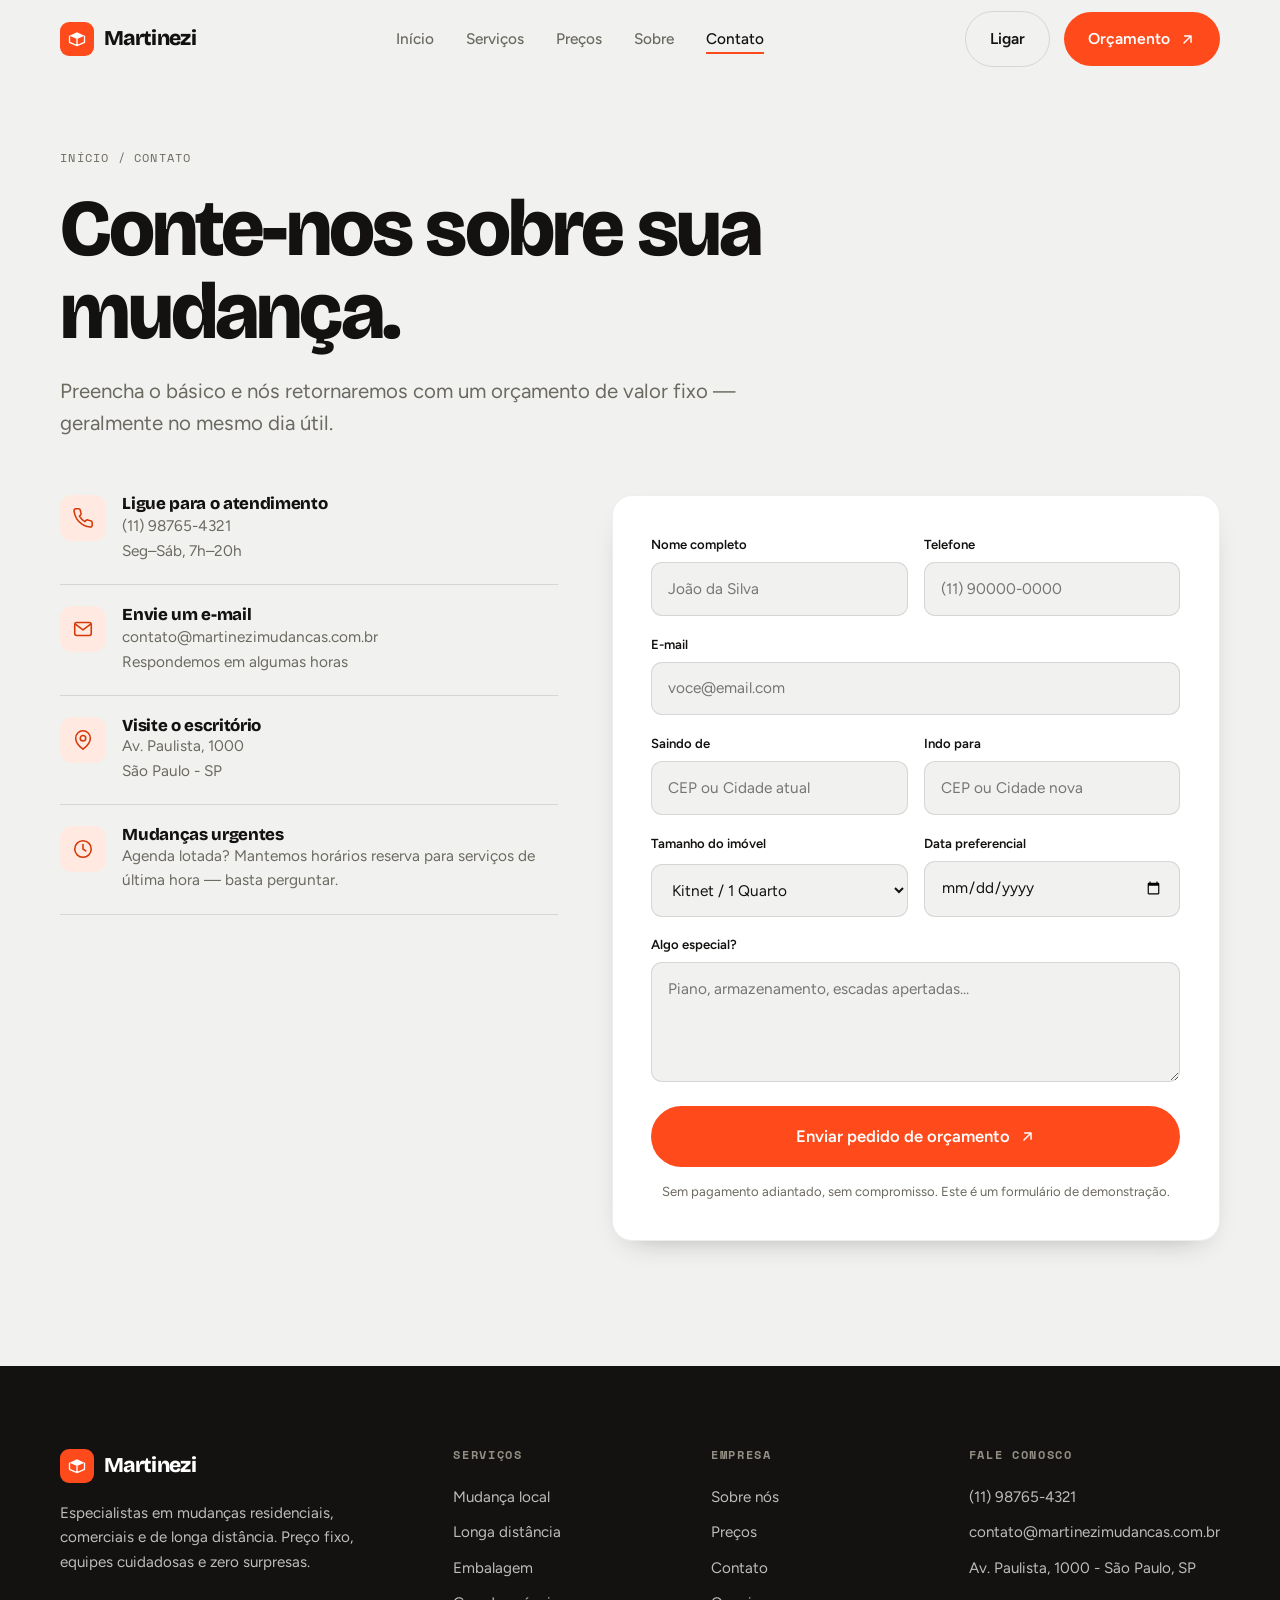
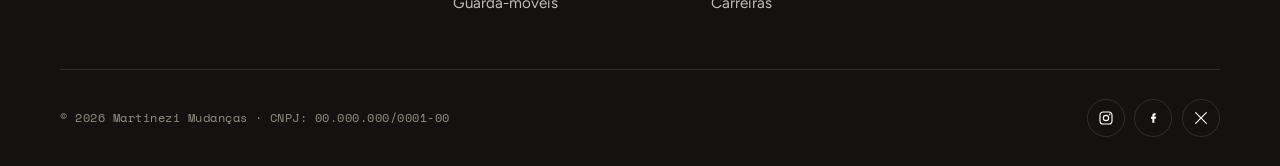
<file: contact.html>
<!DOCTYPE html>
<html lang="pt-BR">
<head>
  <meta charset="UTF-8" />
  <meta name="viewport" content="width=device-width, initial-scale=1.0" />
  <title>Solicite um Orçamento — Martinezi Mudanças</title>
  <meta name="description" content="Peça seu orçamento gratuito de mudança. Diga para onde você vai e nós enviaremos o preço e datas livres." />
  <link rel="icon" href="data:image/svg+xml,%3Csvg xmlns='http://www.w3.org/2000/svg' viewBox='0 0 100 100'%3E%3Crect width='100' height='100' rx='22' fill='%23ff4a1c'/%3E%3Cpath d='M22 40h38v34H22z' fill='none' stroke='%23fff' stroke-width='6'/%3E%3Cpath d='M60 48h12l8 10v16H60z' fill='none' stroke='%23fff' stroke-width='6' stroke-linejoin='round'/%3E%3Ccircle cx='36' cy='78' r='7' fill='%23fff'/%3E%3Ccircle cx='68' cy='78' r='7' fill='%23fff'/%3E%3C/svg%3E" />
  <link rel="preconnect" href="https://fonts.googleapis.com" />
  <link rel="preconnect" href="https://fonts.gstatic.com" crossorigin />
  <link href="https://fonts.googleapis.com/css2?family=Bricolage+Grotesque:opsz,wght@12..96,600;12..96,700;12..96,800&family=Figtree:wght@400;500;600;700&family=Space+Mono:wght@400;700&display=swap" rel="stylesheet" />
  <link rel="stylesheet" href="assets/css/styles.css?v=1" />
  
  <style>
    /* Ajuste de cabeçalho para versão mobile */
    @media (max-width: 768px) {
      .header-inner {
        padding: 10px 15px;
        display: flex;
        align-items: center;
        justify-content: space-between;
      }
      .brand {
        font-size: 1.25rem;
        max-width: 70%;
        white-space: nowrap;
        overflow: hidden;
        text-overflow: ellipsis;
      }
      .header-cta .btn {
        display: none !important;
      }
      .header-cta {
        gap: 0;
      }
    }
  </style>

</head>
<body>
  <a class="skip-link" href="#main">Pular para o conteúdo</a>
  
  <header class="site-header">
    <div class="wrap header-inner">
      <a class="brand" href="index.html" aria-label="Martinezi home">
        <span class="mark" aria-hidden="true"><svg viewBox="0 0 24 24" fill="none"><path d="M3 8l9-4 9 4-9 4-9-4z" fill="currentColor"/><path d="M3 8v8l9 4V12M21 8v8l-9 4" stroke="currentColor" stroke-width="1.6" stroke-linejoin="round"/></svg></span>
        Martinezi
      </a>
      <nav aria-label="Main navigation">
        <ul class="nav-links">
          <li><a href="index.html">Início</a></li>
          <li><a href="services.html">Serviços</a></li>
          <li><a href="pricing.html">Preços</a></li>
          <li><a href="about.html">Sobre</a></li>
          <li><a href="contact.html" aria-current="page">Contato</a></li>
        </ul>
      </nav>
      <div class="header-cta">
        <a class="btn btn-ghost" href="tel:+5511987654321">Ligar</a>
        <a class="btn btn-primary" href="contact.html" aria-current="page">Orçamento
          <svg viewBox="0 0 24 24" fill="none"><path d="M7 17L17 7M17 7H8M17 7v9" stroke="currentColor" stroke-width="2" stroke-linecap="round" stroke-linejoin="round"/></svg>
        </a>
        <button class="nav-toggle" aria-label="Menu" aria-expanded="false"><span></span><span></span><span></span></button>
      </div>
    </div>
  </header>


  <main id="main">
    <section class="page-hero">
      <div class="wrap">
        <div class="crumb">Início / Contato</div>
        <h1>Conte-nos sobre sua mudança.</h1>
        <p>Preencha o básico e nós retornaremos com um orçamento de valor fixo — geralmente no mesmo dia útil.</p>
      </div>
    </section>

    <section class="section" style="padding-top:0">
      <div class="wrap contact-grid">
        <div class="contact-info" data-reveal>
          <div class="info-item">
            <span class="ii-ico" aria-hidden="true"><svg viewBox="0 0 24 24" fill="none"><path d="M22 16.9v3a2 2 0 01-2.2 2 19.8 19.8 0 01-8.6-3 19.5 19.5 0 01-6-6 19.8 19.8 0 01-3-8.6A2 2 0 014.1 2h3a2 2 0 012 1.7c.1 1 .4 2 .7 2.9a2 2 0 01-.4 2.1L8.1 9.9a16 16 0 006 6l1.2-1.3a2 2 0 012.1-.4c.9.3 1.9.6 2.9.7a2 2 0 011.7 2z" stroke="currentColor" stroke-width="1.7" stroke-linecap="round" stroke-linejoin="round"/></svg></span>
            <div><h4>Ligue para o atendimento</h4><a href="tel:+5511987654321">(11) 98765-4321</a><p>Seg–Sáb, 7h–20h</p></div>
          </div>
          <div class="info-item">
            <span class="ii-ico" aria-hidden="true"><svg viewBox="0 0 24 24" fill="none"><rect x="3" y="5" width="18" height="14" rx="2" stroke="currentColor" stroke-width="1.7"/><path d="M4 7l8 6 8-6" stroke="currentColor" stroke-width="1.7" stroke-linecap="round" stroke-linejoin="round"/></svg></span>
            <div><h4>Envie um e-mail</h4><a href="mailto:contato@martinezimudancas.com.br">contato@martinezimudancas.com.br</a><p>Respondemos em algumas horas</p></div>
          </div>
          <div class="info-item">
            <span class="ii-ico" aria-hidden="true"><svg viewBox="0 0 24 24" fill="none"><path d="M20 10c0 6-8 12-8 12s-8-6-8-12a8 8 0 0116 0z" stroke="currentColor" stroke-width="1.7"/><circle cx="12" cy="10" r="3" stroke="currentColor" stroke-width="1.7"/></svg></span>
            <div><h4>Visite o escritório</h4><p>Av. Paulista, 1000<br />São Paulo - SP</p></div>
          </div>
          <div class="info-item">
            <span class="ii-ico" aria-hidden="true"><svg viewBox="0 0 24 24" fill="none"><circle cx="12" cy="12" r="9" stroke="currentColor" stroke-width="1.7"/><path d="M12 7v5l3 2" stroke="currentColor" stroke-width="1.7" stroke-linecap="round" stroke-linejoin="round"/></svg></span>
            <div><h4>Mudanças urgentes</h4><p>Agenda lotada? Mantemos horários reserva para serviços de última hora — basta perguntar.</p></div>
          </div>
        </div>

        <form class="form-card" id="quote-form" data-reveal onsubmit="return false">
          <div class="field-row">
            <div class="field"><label for="name">Nome completo</label><input id="name" name="name" type="text" placeholder="João da Silva" required /></div>
            <div class="field"><label for="phone">Telefone</label><input id="phone" name="phone" type="tel" placeholder="(11) 90000-0000" required /></div>
          </div>
          <div class="field"><label for="email">E-mail</label><input id="email" name="email" type="email" placeholder="voce@email.com" required /></div>
          <div class="field-row">
            <div class="field"><label for="from">Saindo de</label><input id="from" name="from" type="text" placeholder="CEP ou Cidade atual" /></div>
            <div class="field"><label for="to">Indo para</label><input id="to" name="to" type="text" placeholder="CEP ou Cidade nova" /></div>
          </div>
          <div class="field-row">
            <div class="field">
              <label for="size">Tamanho do imóvel</label>
              <select id="size" name="size">
                <option>Kitnet / 1 Quarto</option>
                <option>2 Quartos</option>
                <option>3 Quartos</option>
                <option>4 Quartos ou mais</option>
                <option>Escritório / Comercial</option>
              </select>
            </div>
            <div class="field"><label for="date">Data preferencial</label><input id="date" name="date" type="date" /></div>
          </div>
          <div class="field"><label for="details">Algo especial?</label><textarea id="details" name="details" placeholder="Piano, armazenamento, escadas apertadas..."></textarea></div>
          <button class="btn btn-primary btn-lg" type="submit">Enviar pedido de orçamento
            <svg viewBox="0 0 24 24" fill="none"><path d="M7 17L17 7M17 7H8M17 7v9" stroke="currentColor" stroke-width="2" stroke-linecap="round" stroke-linejoin="round"/></svg>
          </button>
          <p class="form-note">Sem pagamento adiantado, sem compromisso. Este é um formulário de demonstração.</p>
        </form>
      </div>
    </section>
  </main>
  
  <footer class="site-footer">
    <div class="wrap">
      <div class="footer-top">
        <div class="footer-brand">
          <a class="brand" href="index.html"><span class="mark" aria-hidden="true"><svg viewBox="0 0 24 24" fill="none"><path d="M3 8l9-4 9 4-9 4-9-4z" fill="currentColor"/><path d="M3 8v8l9 4V12M21 8v8l-9 4" stroke="currentColor" stroke-width="1.6" stroke-linejoin="round"/></svg></span>Martinezi</a>
          <p>Especialistas em mudanças residenciais, comerciais e de longa distância. Preço fixo, equipes cuidadosas e zero surpresas.</p>
        </div>
        <div class="footer-col"><h4>Serviços</h4><a href="services.html">Mudança local</a><a href="services.html">Longa distância</a><a href="services.html">Embalagem</a><a href="services.html">Guarda-móveis</a></div>
        <div class="footer-col"><h4>Empresa</h4><a href="about.html">Sobre nós</a><a href="pricing.html">Preços</a><a href="contact.html">Contato</a><a href="contact.html">Carreiras</a></div>
        <div class="footer-col"><h4>Fale conosco</h4><a href="tel:+5511987654321">(11) 98765-4321</a><a href="mailto:contato@martinezimudancas.com.br">contato@martinezimudancas.com.br</a><a href="#">Av. Paulista, 1000 - São Paulo, SP</a></div>
      </div>
      <div class="footer-bottom">
        <span>© <span data-year>2026</span> Martinezi Mudanças · CNPJ: 00.000.000/0001-00</span>
        <div class="footer-social">
          <a href="#" aria-label="Instagram"><svg viewBox="0 0 24 24" fill="none"><rect x="3" y="3" width="18" height="18" rx="5" stroke="currentColor" stroke-width="1.7"/><circle cx="12" cy="12" r="4" stroke="currentColor" stroke-width="1.7"/><circle cx="17.5" cy="6.5" r="1.2" fill="currentColor"/></svg></a>
          <a href="#" aria-label="Facebook"><svg viewBox="0 0 24 24" fill="none"><path d="M14 8h2V5h-2c-2 0-3 1.3-3 3v2H9v3h2v6h3v-6h2l1-3h-3V8.5c0-.3.2-.5.5-.5H14z" fill="currentColor"/></svg></a>
          <a href="#" aria-label="X"><svg viewBox="0 0 24 24" fill="none"><path d="M4 4l16 16M20 4L4 20" stroke="currentColor" stroke-width="1.7" stroke-linecap="round"/></svg></a>
        </div>
      </div>
    </div>
  </footer>

  <script src="assets/js/main.js"></script>
</body>
</html>
</file>
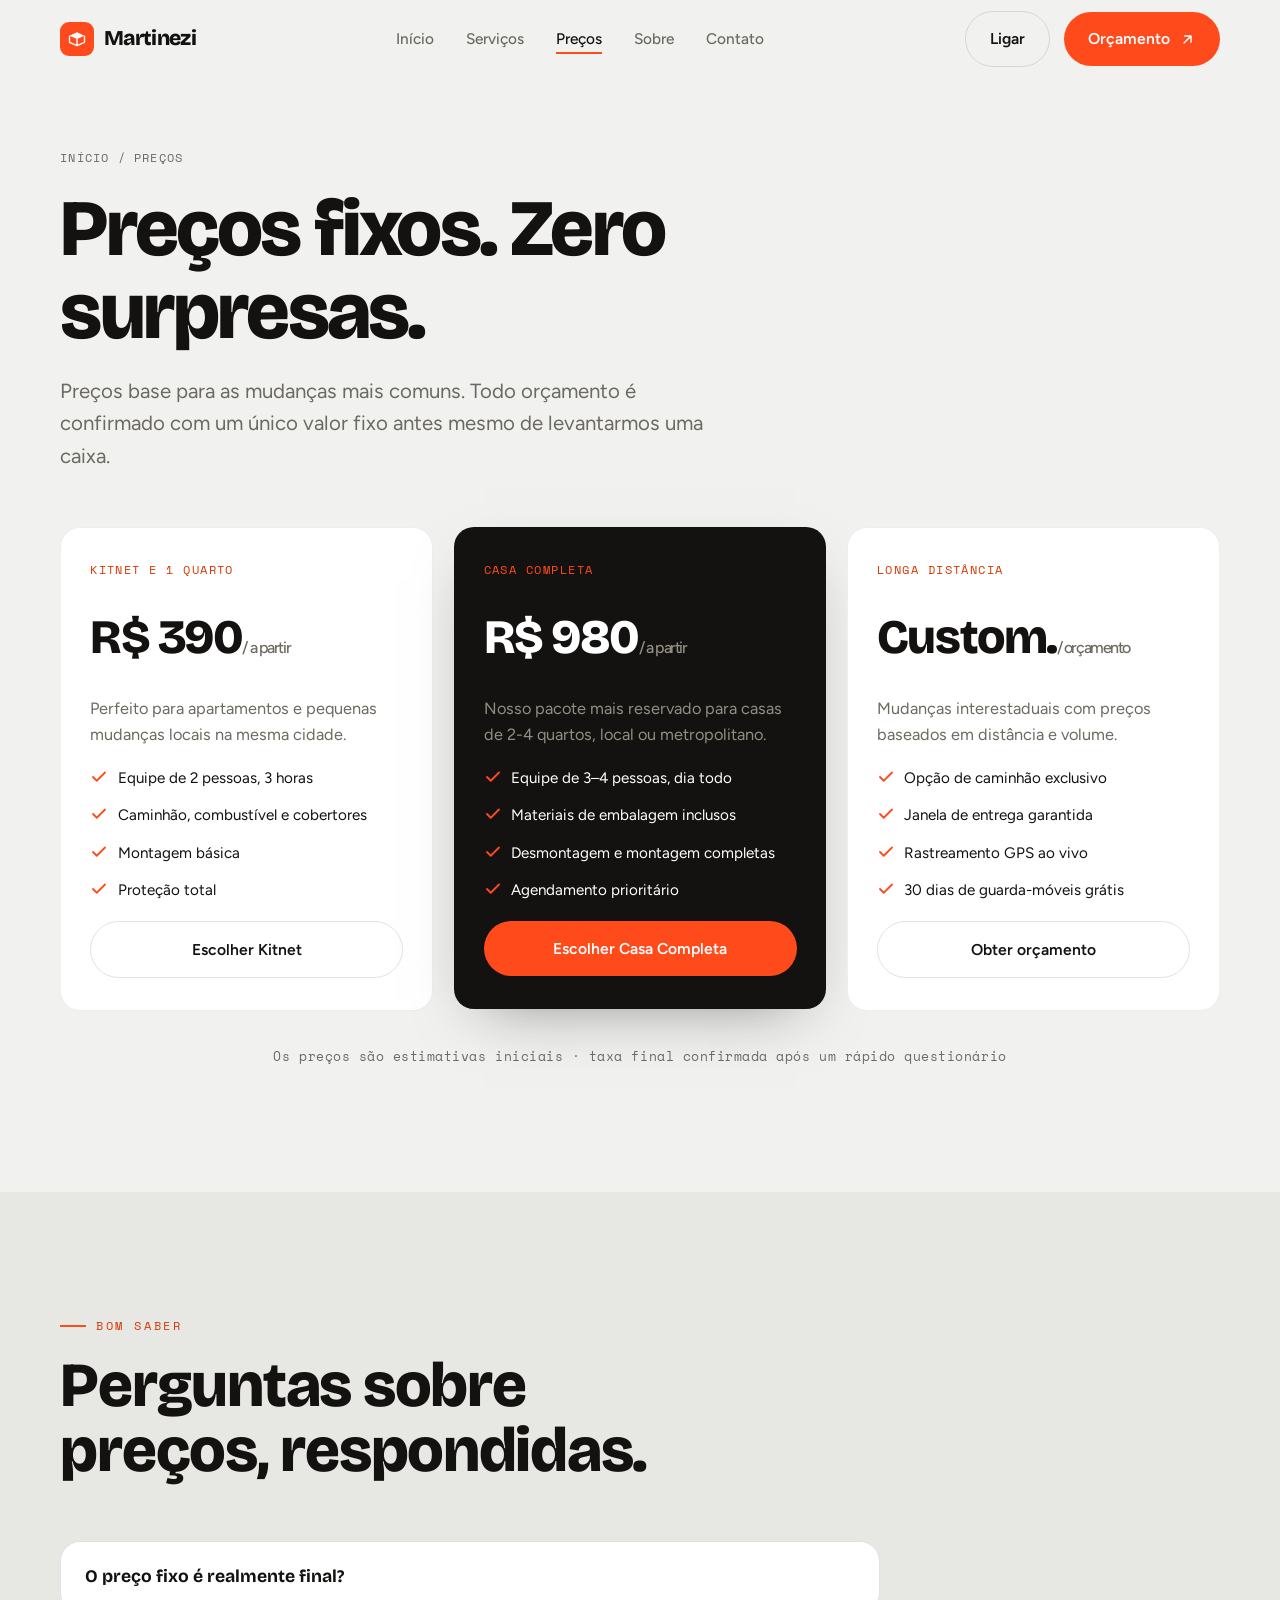
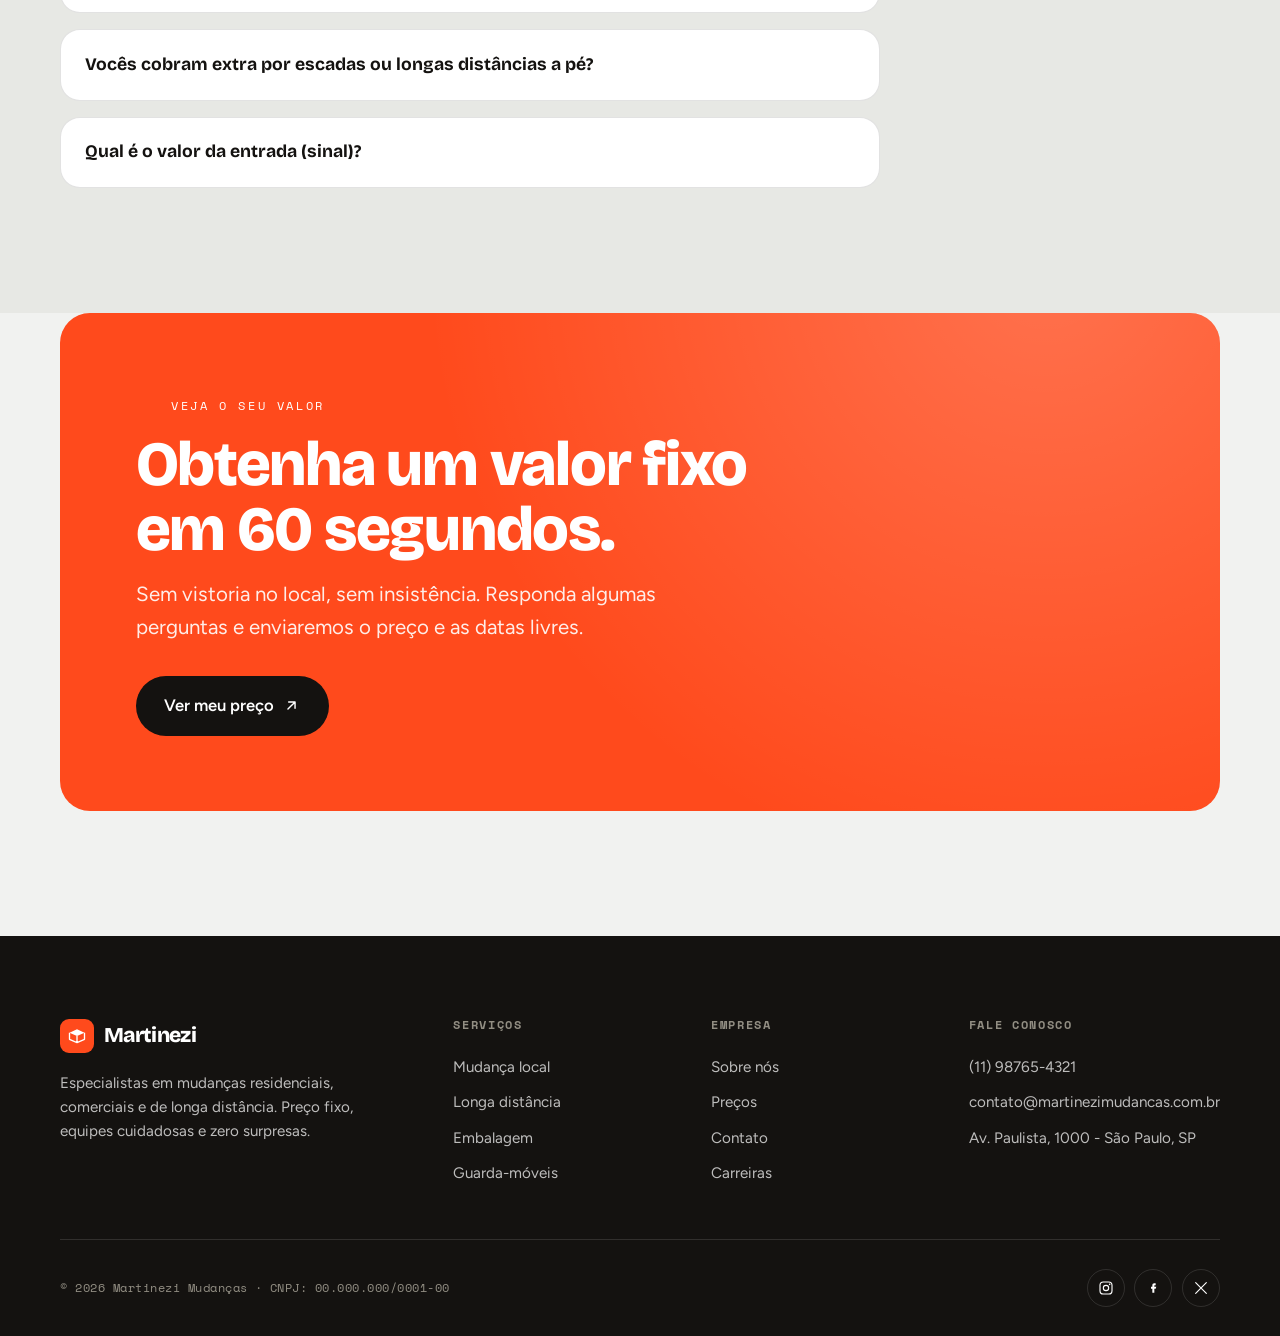
<file: pricing.html>
<!DOCTYPE html>
<html lang="pt-BR">
<head>
  <meta charset="UTF-8" />
  <meta name="viewport" content="width=device-width, initial-scale=1.0" />
  <title>Preços — Martinezi Mudanças</title>
  <meta name="description" content="Preços fixos e simples para sua mudança. Pacotes para kitnet, casa familiar e longas distâncias, sem taxas ocultas." />
  <link rel="icon" href="data:image/svg+xml,%3Csvg xmlns='http://www.w3.org/2000/svg' viewBox='0 0 100 100'%3E%3Crect width='100' height='100' rx='22' fill='%23ff4a1c'/%3E%3Cpath d='M22 40h38v34H22z' fill='none' stroke='%23fff' stroke-width='6'/%3E%3Cpath d='M60 48h12l8 10v16H60z' fill='none' stroke='%23fff' stroke-width='6' stroke-linejoin='round'/%3E%3Ccircle cx='36' cy='78' r='7' fill='%23fff'/%3E%3Ccircle cx='68' cy='78' r='7' fill='%23fff'/%3E%3C/svg%3E" />
  <link rel="preconnect" href="https://fonts.googleapis.com" />
  <link rel="preconnect" href="https://fonts.gstatic.com" crossorigin />
  <link href="https://fonts.googleapis.com/css2?family=Bricolage+Grotesque:opsz,wght@12..96,600;12..96,700;12..96,800&family=Figtree:wght@400;500;600;700&family=Space+Mono:wght@400;700&display=swap" rel="stylesheet" />
  <link rel="stylesheet" href="assets/css/styles.css?v=1" />
  
  <style>
    /* Ajuste de cabeçalho para versão mobile */
    @media (max-width: 768px) {
      .header-inner {
        padding: 10px 15px;
        display: flex;
        align-items: center;
        justify-content: space-between;
      }
      .brand {
        font-size: 1.25rem;
        max-width: 70%;
        white-space: nowrap;
        overflow: hidden;
        text-overflow: ellipsis;
      }
      .header-cta .btn {
        display: none !important;
      }
      .header-cta {
        gap: 0;
      }
    }
  </style>

</head>
<body>
  <a class="skip-link" href="#main">Pular para o conteúdo</a>
  
  <header class="site-header">
    <div class="wrap header-inner">
      <a class="brand" href="index.html" aria-label="Martinezi home">
        <span class="mark" aria-hidden="true"><svg viewBox="0 0 24 24" fill="none"><path d="M3 8l9-4 9 4-9 4-9-4z" fill="currentColor"/><path d="M3 8v8l9 4V12M21 8v8l-9 4" stroke="currentColor" stroke-width="1.6" stroke-linejoin="round"/></svg></span>
        Martinezi
      </a>
      <nav aria-label="Main navigation">
        <ul class="nav-links">
          <li><a href="index.html">Início</a></li>
          <li><a href="services.html">Serviços</a></li>
          <li><a href="pricing.html" aria-current="page">Preços</a></li>
          <li><a href="about.html">Sobre</a></li>
          <li><a href="contact.html">Contato</a></li>
        </ul>
      </nav>
      <div class="header-cta">
        <a class="btn btn-ghost" href="tel:+5511987654321">Ligar</a>
        <a class="btn btn-primary" href="contact.html">Orçamento
          <svg viewBox="0 0 24 24" fill="none"><path d="M7 17L17 7M17 7H8M17 7v9" stroke="currentColor" stroke-width="2" stroke-linecap="round" stroke-linejoin="round"/></svg>
        </a>
        <button class="nav-toggle" aria-label="Menu" aria-expanded="false"><span></span><span></span><span></span></button>
      </div>
    </div>
  </header>


  <main id="main">
    <section class="page-hero">
      <div class="wrap">
        <div class="crumb">Início / Preços</div>
        <h1>Preços fixos. Zero surpresas.</h1>
        <p>Preços base para as mudanças mais comuns. Todo orçamento é confirmado com um único valor fixo antes mesmo de levantarmos uma caixa.</p>
      </div>
    </section>

    <section class="section" style="padding-top:0">
      <div class="wrap">
        <div class="price-grid">
          <article class="price" data-reveal>
            <span class="tier">Kitnet e 1 Quarto</span>
            <div class="amt">R$ 390<span>/ a partir</span></div>
            <p style="color:var(--muted)">Perfeito para apartamentos e pequenas mudanças locais na mesma cidade.</p>
            <ul>
              <li><svg viewBox="0 0 24 24" fill="none"><path d="M20 6L9 17l-5-5" stroke="currentColor" stroke-width="2.4" stroke-linecap="round" stroke-linejoin="round"/></svg>Equipe de 2 pessoas, 3 horas</li>
              <li><svg viewBox="0 0 24 24" fill="none"><path d="M20 6L9 17l-5-5" stroke="currentColor" stroke-width="2.4" stroke-linecap="round" stroke-linejoin="round"/></svg>Caminhão, combustível e cobertores</li>
              <li><svg viewBox="0 0 24 24" fill="none"><path d="M20 6L9 17l-5-5" stroke="currentColor" stroke-width="2.4" stroke-linecap="round" stroke-linejoin="round"/></svg>Montagem básica</li>
              <li><svg viewBox="0 0 24 24" fill="none"><path d="M20 6L9 17l-5-5" stroke="currentColor" stroke-width="2.4" stroke-linecap="round" stroke-linejoin="round"/></svg>Proteção total</li>
            </ul>
            <a class="btn btn-ghost" href="contact.html">Escolher Kitnet</a>
          </article>

          <article class="price featured" data-reveal>
            <span class="tier">Casa Completa</span>
            <div class="amt">R$ 980<span>/ a partir</span></div>
            <p style="color:var(--muted-2)">Nosso pacote mais reservado para casas de 2-4 quartos, local ou metropolitano.</p>
            <ul>
              <li><svg viewBox="0 0 24 24" fill="none"><path d="M20 6L9 17l-5-5" stroke="currentColor" stroke-width="2.4" stroke-linecap="round" stroke-linejoin="round"/></svg>Equipe de 3–4 pessoas, dia todo</li>
              <li><svg viewBox="0 0 24 24" fill="none"><path d="M20 6L9 17l-5-5" stroke="currentColor" stroke-width="2.4" stroke-linecap="round" stroke-linejoin="round"/></svg>Materiais de embalagem inclusos</li>
              <li><svg viewBox="0 0 24 24" fill="none"><path d="M20 6L9 17l-5-5" stroke="currentColor" stroke-width="2.4" stroke-linecap="round" stroke-linejoin="round"/></svg>Desmontagem e montagem completas</li>
              <li><svg viewBox="0 0 24 24" fill="none"><path d="M20 6L9 17l-5-5" stroke="currentColor" stroke-width="2.4" stroke-linecap="round" stroke-linejoin="round"/></svg>Agendamento prioritário</li>
            </ul>
            <a class="btn btn-primary" href="contact.html">Escolher Casa Completa</a>
          </article>

          <article class="price" data-reveal>
            <span class="tier">Longa Distância</span>
            <div class="amt">Custom.<span>/ orçamento</span></div>
            <p style="color:var(--muted)">Mudanças interestaduais com preços baseados em distância e volume.</p>
            <ul>
              <li><svg viewBox="0 0 24 24" fill="none"><path d="M20 6L9 17l-5-5" stroke="currentColor" stroke-width="2.4" stroke-linecap="round" stroke-linejoin="round"/></svg>Opção de caminhão exclusivo</li>
              <li><svg viewBox="0 0 24 24" fill="none"><path d="M20 6L9 17l-5-5" stroke="currentColor" stroke-width="2.4" stroke-linecap="round" stroke-linejoin="round"/></svg>Janela de entrega garantida</li>
              <li><svg viewBox="0 0 24 24" fill="none"><path d="M20 6L9 17l-5-5" stroke="currentColor" stroke-width="2.4" stroke-linecap="round" stroke-linejoin="round"/></svg>Rastreamento GPS ao vivo</li>
              <li><svg viewBox="0 0 24 24" fill="none"><path d="M20 6L9 17l-5-5" stroke="currentColor" stroke-width="2.4" stroke-linecap="round" stroke-linejoin="round"/></svg>30 dias de guarda-móveis grátis</li>
            </ul>
            <a class="btn btn-ghost" href="contact.html">Obter orçamento</a>
          </article>
        </div>

        <p style="text-align:center;color:var(--muted);font-family:var(--font-mono);font-size:0.82rem;letter-spacing:0.04em;margin-top:2.2rem">Os preços são estimativas iniciais · taxa final confirmada após um rápido questionário</p>
      </div>
    </section>

    <!-- FAQ -->
    <section class="section route" aria-labelledby="faq-h">
      <div class="wrap">
        <div class="section-head" data-reveal>
          <span class="eyebrow">Bom saber</span>
          <h2 id="faq-h">Perguntas sobre preços, respondidas.</h2>
        </div>
        <div style="display:grid;gap:1rem;max-width:820px">
          <details class="value" data-reveal style="padding:1.3rem 1.5rem">
            <summary style="font-family:var(--font-display);font-weight:700;font-size:1.1rem;cursor:pointer;list-style:none">O preço fixo é realmente final?</summary>
            <p style="color:var(--muted);margin-top:0.7rem">Sim. Assim que você confirmar seu inventário e endereços, o preço é bloqueado. A única forma de mudar é se você adicionar itens ou serviços após a reserva.</p>
          </details>
          <details class="value" data-reveal style="padding:1.3rem 1.5rem">
            <summary style="font-family:var(--font-display);font-weight:700;font-size:1.1rem;cursor:pointer;list-style:none">Vocês cobram extra por escadas ou longas distâncias a pé?</summary>
            <p style="color:var(--muted);margin-top:0.7rem">Não. Escadas, elevadores e caminhadas mais longas do caminhão estão incluídas no orçamento fixo inicial.</p>
          </details>
          <details class="value" data-reveal style="padding:1.3rem 1.5rem">
            <summary style="font-family:var(--font-display);font-weight:700;font-size:1.1rem;cursor:pointer;list-style:none">Qual é o valor da entrada (sinal)?</summary>
            <p style="color:var(--muted);margin-top:0.7rem">Zero de entrada para reservar. Você paga quando a mudança estiver concluída e conferir todos os cômodos.</p>
          </details>
        </div>
      </div>
    </section>

    <section class="section" style="padding-top:0">
      <div class="wrap">
        <div class="cta-band" data-reveal>
          <span class="eyebrow on-dark" style="color:#fff">Veja o seu valor</span>
          <h2 style="margin-top:1rem">Obtenha um valor fixo em 60 segundos.</h2>
          <p>Sem vistoria no local, sem insistência. Responda algumas perguntas e enviaremos o preço e as datas livres.</p>
          <a class="btn btn-dark btn-lg" href="contact.html">Ver meu preço
            <svg viewBox="0 0 24 24" fill="none"><path d="M7 17L17 7M17 7H8M17 7v9" stroke="currentColor" stroke-width="2" stroke-linecap="round" stroke-linejoin="round"/></svg>
          </a>
        </div>
      </div>
    </section>
  </main>
  
  <footer class="site-footer">
    <div class="wrap">
      <div class="footer-top">
        <div class="footer-brand">
          <a class="brand" href="index.html"><span class="mark" aria-hidden="true"><svg viewBox="0 0 24 24" fill="none"><path d="M3 8l9-4 9 4-9 4-9-4z" fill="currentColor"/><path d="M3 8v8l9 4V12M21 8v8l-9 4" stroke="currentColor" stroke-width="1.6" stroke-linejoin="round"/></svg></span>Martinezi</a>
          <p>Especialistas em mudanças residenciais, comerciais e de longa distância. Preço fixo, equipes cuidadosas e zero surpresas.</p>
        </div>
        <div class="footer-col"><h4>Serviços</h4><a href="services.html">Mudança local</a><a href="services.html">Longa distância</a><a href="services.html">Embalagem</a><a href="services.html">Guarda-móveis</a></div>
        <div class="footer-col"><h4>Empresa</h4><a href="about.html">Sobre nós</a><a href="pricing.html">Preços</a><a href="contact.html">Contato</a><a href="contact.html">Carreiras</a></div>
        <div class="footer-col"><h4>Fale conosco</h4><a href="tel:+5511987654321">(11) 98765-4321</a><a href="mailto:contato@martinezimudancas.com.br">contato@martinezimudancas.com.br</a><a href="#">Av. Paulista, 1000 - São Paulo, SP</a></div>
      </div>
      <div class="footer-bottom">
        <span>© <span data-year>2026</span> Martinezi Mudanças · CNPJ: 00.000.000/0001-00</span>
        <div class="footer-social">
          <a href="#" aria-label="Instagram"><svg viewBox="0 0 24 24" fill="none"><rect x="3" y="3" width="18" height="18" rx="5" stroke="currentColor" stroke-width="1.7"/><circle cx="12" cy="12" r="4" stroke="currentColor" stroke-width="1.7"/><circle cx="17.5" cy="6.5" r="1.2" fill="currentColor"/></svg></a>
          <a href="#" aria-label="Facebook"><svg viewBox="0 0 24 24" fill="none"><path d="M14 8h2V5h-2c-2 0-3 1.3-3 3v2H9v3h2v6h3v-6h2l1-3h-3V8.5c0-.3.2-.5.5-.5H14z" fill="currentColor"/></svg></a>
          <a href="#" aria-label="X"><svg viewBox="0 0 24 24" fill="none"><path d="M4 4l16 16M20 4L4 20" stroke="currentColor" stroke-width="1.7" stroke-linecap="round"/></svg></a>
        </div>
      </div>
    </div>
  </footer>

  <script src="assets/js/main.js"></script>
</body>
</html>
</file>
<file: assets/css/styles.css>
/* ============================================================
   CRATEWELL — Moving & Relocation Company
   Design system: signal-orange industrial / motion-driven
   Fonts: Bricolage Grotesque (display) · Figtree (body) · Space Mono (labels)
   ============================================================ */

:root {
  /* palette — neutral ink + signal orange */
  --ink: #141210;
  --ink-2: #23201b;
  --ink-3: #322d26;
  --paper: #f1f2f0;
  --paper-2: #e7e8e4;
  --card: #ffffff;
  --line: rgba(20, 18, 16, 0.12);
  --line-2: rgba(20, 18, 16, 0.07);
  --line-dark: rgba(255, 255, 255, 0.12);
  --muted: #6c6960;
  --muted-2: #928e83;
  --accent: #ff4a1c;
  --accent-ink: #d63807;
  --accent-soft: #ffe9e1;

  /* type */
  --font-display: "Bricolage Grotesque", "Figtree", sans-serif;
  --font-body: "Figtree", -apple-system, BlinkMacSystemFont, sans-serif;
  --font-mono: "Space Mono", ui-monospace, monospace;

  --text-hero: clamp(2.7rem, 1.3rem + 4.6vw, 5.6rem);
  --text-h2: clamp(2.1rem, 1.2rem + 3.4vw, 4.1rem);
  --text-h3: clamp(1.4rem, 1.05rem + 1.3vw, 2rem);
  --text-lead: clamp(1.06rem, 0.98rem + 0.4vw, 1.28rem);

  /* rhythm */
  --container: 1240px;
  --gutter: clamp(1.15rem, 0.6rem + 2.4vw, 2.75rem);
  --space-section: clamp(4.5rem, 3rem + 6vw, 9rem);
  --radius: 20px;
  --radius-sm: 12px;
  --radius-lg: 30px;

  --dur: 320ms;
  --dur-fast: 160ms;
  --ease: cubic-bezier(0.16, 1, 0.3, 1);
  --shadow: 0 22px 60px -30px rgba(20, 18, 16, 0.5);
  --shadow-sm: 0 12px 30px -20px rgba(20, 18, 16, 0.45);
}

/* ---------- reset ---------- */
*,
*::before,
*::after { box-sizing: border-box; }

* { margin: 0; }

html { scroll-behavior: smooth; -webkit-text-size-adjust: 100%; }

body {
  font-family: var(--font-body);
  background: var(--paper);
  color: var(--ink);
  line-height: 1.6;
  font-size: 1.02rem;
  -webkit-font-smoothing: antialiased;
  text-rendering: optimizeLegibility;
  overflow-x: hidden;
}

img { display: block; max-width: 100%; height: auto; }
a { color: inherit; text-decoration: none; }
button { font: inherit; cursor: pointer; border: none; background: none; color: inherit; }
ul { list-style: none; padding: 0; }

h1, h2, h3, h4 {
  font-family: var(--font-display);
  font-weight: 800;
  line-height: 1.04;
  letter-spacing: -0.02em;
}

::selection { background: var(--accent); color: #fff; }

.skip-link {
  position: absolute;
  left: -999px;
  top: 0;
  background: var(--ink);
  color: #fff;
  padding: 0.7rem 1.1rem;
  border-radius: 0 0 10px 0;
  z-index: 200;
}
.skip-link:focus { left: 0; }

:focus-visible { outline: 3px solid var(--accent); outline-offset: 3px; border-radius: 4px; }

/* ---------- layout helpers ---------- */
.wrap {
  width: 100%;
  max-width: var(--container);
  margin-inline: auto;
  padding-inline: var(--gutter);
}

.eyebrow {
  font-family: var(--font-mono);
  font-size: 0.74rem;
  letter-spacing: 0.22em;
  text-transform: uppercase;
  color: var(--accent-ink);
  display: inline-flex;
  align-items: center;
  gap: 0.6rem;
}
.eyebrow::before {
  content: "";
  width: 26px;
  height: 2px;
  background: var(--accent);
}
.eyebrow.on-dark { color: var(--accent); }

.section { padding-block: var(--space-section); }

.section-head {
  display: grid;
  gap: 1.1rem;
  max-width: 640px;
  margin-bottom: clamp(2.2rem, 1rem + 4vw, 3.6rem);
}
.section-head h2 { font-size: var(--text-h2); }
.section-head p { color: var(--muted); font-size: var(--text-lead); }

/* ---------- buttons ---------- */
.btn {
  display: inline-flex;
  align-items: center;
  gap: 0.55rem;
  font-family: var(--font-body);
  font-weight: 600;
  font-size: 0.98rem;
  padding: 0.92rem 1.5rem;
  border-radius: 100px;
  transition: transform var(--dur-fast) var(--ease),
    background var(--dur-fast) var(--ease), color var(--dur-fast) var(--ease);
  white-space: nowrap;
}
.btn svg { width: 17px; height: 17px; transition: transform var(--dur) var(--ease); }
.btn-primary { background: var(--accent); color: #fff; }
.btn-primary:hover { background: var(--accent-ink); transform: translateY(-2px); }
.btn-primary:hover svg { transform: translate(3px, -3px); }
.btn-dark { background: var(--ink); color: #fff; }
.btn-dark:hover { background: var(--ink-2); transform: translateY(-2px); }
.btn-ghost { border: 1.5px solid var(--line); color: var(--ink); }
.btn-ghost:hover { border-color: var(--ink); transform: translateY(-2px); }
.btn-ghost.on-dark { border-color: var(--line-dark); color: #fff; }
.btn-ghost.on-dark:hover { border-color: #fff; }
.btn-lg { padding: 1.05rem 1.8rem; font-size: 1.04rem; }

/* ---------- header ---------- */
.site-header {
  position: sticky;
  top: 0;
  z-index: 100;
  background: color-mix(in srgb, var(--paper) 82%, transparent);
  backdrop-filter: blur(14px);
  border-bottom: 1px solid transparent;
  transition: border-color var(--dur) var(--ease), background var(--dur) var(--ease);
}
.site-header.scrolled { border-color: var(--line); }
.header-inner {
  display: flex;
  align-items: center;
  justify-content: space-between;
  gap: 1.5rem;
  height: 78px;
}
.brand {
  display: inline-flex;
  align-items: center;
  gap: 0.6rem;
  font-family: var(--font-display);
  font-weight: 800;
  font-size: 1.32rem;
  letter-spacing: -0.03em;
}
.brand .mark {
  width: 34px;
  height: 34px;
  border-radius: 9px;
  background: var(--accent);
  display: grid;
  place-items: center;
  color: #fff;
  flex: 0 0 auto;
}
.brand .mark svg { width: 20px; height: 20px; }

.nav-links {
  display: flex;
  align-items: center;
  gap: 2rem;
  font-weight: 500;
  font-size: 0.96rem;
}
.nav-links a { color: var(--muted); transition: color var(--dur-fast); position: relative; }
.nav-links a:hover, .nav-links a[aria-current="page"] { color: var(--ink); }
.nav-links a[aria-current="page"]::after {
  content: "";
  position: absolute;
  left: 0; right: 0; bottom: -6px;
  height: 2px;
  background: var(--accent);
}
.header-cta { display: flex; align-items: center; gap: 0.9rem; }

.nav-toggle { display: none; width: 44px; height: 44px; border-radius: 10px; border: 1px solid var(--line); }
.nav-toggle span { display: block; width: 18px; height: 2px; background: var(--ink); margin: 3px auto; transition: transform var(--dur), opacity var(--dur); }

/* ---------- hero ---------- */
.hero { padding-top: clamp(2.5rem, 1rem + 5vw, 5rem); padding-bottom: 0; position: relative; }
.hero-grid {
  display: grid;
  grid-template-columns: 1.05fr 0.95fr;
  gap: clamp(1.5rem, 1rem + 2vw, 3rem);
  align-items: end;
}
.hero-copy { display: flex; flex-direction: column; }
.hero h1 {
  font-size: var(--text-hero);
  letter-spacing: -0.035em;
  margin-top: 1.4rem;
}
.hero h1 .stroke { color: var(--accent); }
.hero-lead {
  color: var(--muted);
  font-size: var(--text-lead);
  max-width: 30ch;
  margin-top: 1.5rem;
}
.hero-actions { display: flex; flex-wrap: wrap; gap: 0.8rem; margin-top: 2rem; }
.hero-stats {
  display: flex;
  gap: clamp(1.2rem, 0.5rem + 2vw, 2.6rem);
  margin-top: 2.6rem;
  padding-top: 1.6rem;
  border-top: 1px solid var(--line);
  flex-wrap: wrap;
}
.hero-stat .num { font-family: var(--font-display); font-weight: 800; font-size: 1.9rem; letter-spacing: -0.03em; }
.hero-stat .lbl { font-family: var(--font-mono); font-size: 0.7rem; letter-spacing: 0.12em; text-transform: uppercase; color: var(--muted); margin-top: 0.15rem; }

.hero-visual { position: relative; }
.hero-photo {
  position: relative;
  width: 100%;
  border-radius: var(--radius-lg) var(--radius-lg) 0 0;
  overflow: hidden;
  aspect-ratio: 5 / 6;
  background: var(--paper-2);
}
.hero-photo img { width: 100%; height: 100%; object-fit: cover; }
.hero-badge {
  position: absolute;
  left: 18px;
  top: 18px;
  background: color-mix(in srgb, var(--ink) 85%, transparent);
  backdrop-filter: blur(8px);
  color: #fff;
  border-radius: 100px;
  padding: 0.5rem 0.95rem 0.5rem 0.7rem;
  display: inline-flex;
  align-items: center;
  gap: 0.5rem;
  font-family: var(--font-mono);
  font-size: 0.72rem;
  letter-spacing: 0.06em;
}
.hero-badge .dot { width: 8px; height: 8px; border-radius: 50%; background: #46d67f; box-shadow: 0 0 0 0 rgba(70, 214, 127, 0.6); animation: pulse 2s infinite; }
@keyframes pulse {
  0% { box-shadow: 0 0 0 0 rgba(70, 214, 127, 0.55); }
  70% { box-shadow: 0 0 0 9px rgba(70, 214, 127, 0); }
  100% { box-shadow: 0 0 0 0 rgba(70, 214, 127, 0); }
}
.hero-quote-card {
  position: absolute;
  right: 16px;
  bottom: 22px;
  background: var(--card);
  border-radius: var(--radius-sm);
  padding: 0.95rem 1.1rem;
  box-shadow: var(--shadow);
  display: flex;
  align-items: center;
  gap: 0.85rem;
  max-width: 78%;
}
.hero-quote-card .qc-icon { width: 42px; height: 42px; border-radius: 10px; background: var(--accent-soft); color: var(--accent-ink); display: grid; place-items: center; flex: 0 0 auto; }
.hero-quote-card .qc-icon svg { width: 22px; height: 22px; }
.hero-quote-card .qc-num { font-family: var(--font-display); font-weight: 800; font-size: 1.15rem; }
.hero-quote-card .qc-lbl { font-size: 0.78rem; color: var(--muted); }

/* ---------- marquee ---------- */
.marquee {
  background: var(--ink);
  color: #fff;
  overflow: hidden;
  border-block: 1px solid var(--ink);
}
.marquee-track {
  display: flex;
  gap: 3.2rem;
  width: max-content;
  padding-block: 1.05rem;
  animation: scroll-x 34s linear infinite;
}
.marquee:hover .marquee-track { animation-play-state: paused; }
.marquee-item {
  display: inline-flex;
  align-items: center;
  gap: 0.9rem;
  font-family: var(--font-mono);
  font-size: 0.86rem;
  letter-spacing: 0.06em;
  text-transform: uppercase;
  color: rgba(255, 255, 255, 0.82);
  white-space: nowrap;
}
.marquee-item svg { width: 16px; height: 16px; color: var(--accent); }
@keyframes scroll-x { to { transform: translateX(-50%); } }

/* ---------- services (bento) ---------- */
.services-grid {
  display: grid;
  grid-template-columns: repeat(6, 1fr);
  gap: 1rem;
}
.svc {
  position: relative;
  background: var(--card);
  border: 1px solid var(--line-2);
  border-radius: var(--radius);
  padding: 1.6rem;
  display: flex;
  flex-direction: column;
  min-height: 220px;
  overflow: hidden;
  transition: transform var(--dur) var(--ease), box-shadow var(--dur) var(--ease), border-color var(--dur);
}
.svc:hover { transform: translateY(-5px); box-shadow: var(--shadow-sm); border-color: var(--line); }
.svc-col-3 { grid-column: span 3; }
.svc-col-2 { grid-column: span 2; }
.svc-feature { grid-column: span 3; grid-row: span 2; background: var(--ink); color: #fff; min-height: 460px; }
.svc-num { font-family: var(--font-mono); font-size: 0.74rem; letter-spacing: 0.14em; color: var(--muted); }
.svc-feature .svc-num { color: var(--muted-2); }
.svc-ico { width: 50px; height: 50px; border-radius: 13px; background: var(--accent-soft); color: var(--accent-ink); display: grid; place-items: center; margin-bottom: auto; }
.svc-ico svg { width: 26px; height: 26px; }
.svc-feature .svc-ico { background: rgba(255, 74, 28, 0.16); color: var(--accent); }
.svc h3 { font-size: var(--text-h3); margin-top: 1.3rem; }
.svc p { color: var(--muted); margin-top: 0.5rem; font-size: 0.96rem; }
.svc-feature p { color: rgba(255, 255, 255, 0.72); }
.svc-feature-img { border-radius: var(--radius-sm); overflow: hidden; margin-top: 1.4rem; aspect-ratio: 16 / 10; }
.svc-feature-img img { width: 100%; height: 100%; object-fit: cover; }
.svc-link { margin-top: 1.1rem; font-family: var(--font-mono); font-size: 0.78rem; letter-spacing: 0.08em; text-transform: uppercase; color: var(--accent-ink); display: inline-flex; align-items: center; gap: 0.4rem; }
.svc-feature .svc-link { color: var(--accent); }
.svc-link svg { width: 14px; height: 14px; transition: transform var(--dur); }
.svc:hover .svc-link svg { transform: translateX(4px); }

/* ---------- route / process spine ---------- */
.route { background: var(--paper-2); }
.route-track {
  display: grid;
  grid-template-columns: repeat(4, 1fr);
  gap: 1.4rem;
  position: relative;
}
.route-track::before {
  content: "";
  position: absolute;
  top: 33px;
  left: 6%;
  right: 6%;
  height: 2px;
  background: repeating-linear-gradient(90deg, var(--line) 0 10px, transparent 10px 20px);
}
.route-step { position: relative; }
.route-node {
  width: 66px;
  height: 66px;
  border-radius: 50%;
  background: var(--paper);
  border: 2px solid var(--ink);
  display: grid;
  place-items: center;
  font-family: var(--font-display);
  font-weight: 800;
  font-size: 1.35rem;
  position: relative;
  z-index: 1;
  transition: background var(--dur), color var(--dur);
}
.route-step:hover .route-node { background: var(--accent); border-color: var(--accent); color: #fff; }
.route-step h3 { font-size: 1.28rem; margin-top: 1.3rem; }
.route-step p { color: var(--muted); margin-top: 0.5rem; font-size: 0.95rem; }
.route-step .tag { font-family: var(--font-mono); font-size: 0.72rem; letter-spacing: 0.1em; text-transform: uppercase; color: var(--accent-ink); margin-top: 0.9rem; display: block; }

/* ---------- stats band ---------- */
.stats {
  background: var(--ink);
  color: #fff;
  border-radius: var(--radius-lg);
  padding: clamp(2.4rem, 1.5rem + 3vw, 4rem);
  display: grid;
  grid-template-columns: repeat(4, 1fr);
  gap: 1.5rem;
}
.stat-cell { border-left: 2px solid var(--accent); padding-left: 1.2rem; }
.stat-cell .num { font-family: var(--font-display); font-weight: 800; font-size: clamp(2.4rem, 1.4rem + 3vw, 3.8rem); letter-spacing: -0.03em; }
.stat-cell .lbl { color: rgba(255, 255, 255, 0.7); font-size: 0.92rem; margin-top: 0.3rem; }

/* ---------- feature split ---------- */
.split { display: grid; grid-template-columns: 1fr 1fr; gap: clamp(2rem, 1rem + 4vw, 5rem); align-items: center; }
.split-media { position: relative; }
.split-media img { border-radius: var(--radius); width: 100%; aspect-ratio: 5 / 6; object-fit: cover; }
.split-media .float-chip {
  position: absolute;
  bottom: 20px;
  left: -18px;
  background: var(--card);
  border-radius: var(--radius-sm);
  padding: 1rem 1.2rem;
  box-shadow: var(--shadow);
  display: flex;
  align-items: center;
  gap: 0.8rem;
}
.split-media .float-chip .rate { font-family: var(--font-display); font-weight: 800; font-size: 1.6rem; color: var(--accent); }
.split-media .float-chip small { display: block; font-size: 0.8rem; color: var(--muted); }
.split h2 { font-size: var(--text-h2); margin-top: 1.1rem; }
.check-list { display: grid; gap: 1rem; margin-top: 1.8rem; }
.check-list li { display: flex; gap: 0.85rem; align-items: flex-start; }
.check-list .ci { width: 26px; height: 26px; border-radius: 8px; background: var(--accent-soft); color: var(--accent-ink); display: grid; place-items: center; flex: 0 0 auto; margin-top: 2px; }
.check-list .ci svg { width: 15px; height: 15px; }
.check-list strong { font-weight: 600; }
.check-list p { color: var(--muted); font-size: 0.94rem; }

/* ---------- testimonials ---------- */
.tst-grid { display: grid; grid-template-columns: repeat(3, 1fr); gap: 1.2rem; }
.tst {
  background: var(--card);
  border: 1px solid var(--line-2);
  border-radius: var(--radius);
  padding: 1.7rem;
  display: flex;
  flex-direction: column;
  gap: 1.1rem;
}
.tst .stars { color: var(--accent); display: flex; gap: 3px; }
.tst .stars svg { width: 16px; height: 16px; }
.tst blockquote { font-size: 1.05rem; line-height: 1.55; }
.tst-who { display: flex; align-items: center; gap: 0.75rem; margin-top: auto; }
.tst-who img { width: 44px; height: 44px; border-radius: 50%; object-fit: cover; }
.tst-who .n { font-weight: 600; font-size: 0.94rem; }
.tst-who .r { font-family: var(--font-mono); font-size: 0.72rem; color: var(--muted); letter-spacing: 0.04em; }

/* ---------- CTA band ---------- */
.cta-band {
  background: var(--accent);
  color: #fff;
  border-radius: var(--radius-lg);
  padding: clamp(2.6rem, 1.5rem + 4vw, 5rem);
  position: relative;
  overflow: hidden;
}
.cta-band::after {
  content: "";
  position: absolute;
  inset: 0;
  background: radial-gradient(circle at 85% -10%, rgba(255, 255, 255, 0.22), transparent 55%);
  pointer-events: none;
}
.cta-band h2 { font-size: var(--text-h2); max-width: 16ch; position: relative; }
.cta-band p { max-width: 42ch; margin-top: 1rem; color: rgba(255, 255, 255, 0.9); font-size: var(--text-lead); position: relative; }
.cta-band .btn-dark { margin-top: 2rem; position: relative; }
.cta-band .btn-dark:hover { background: #000; }

/* ---------- footer ---------- */
.site-footer { background: var(--ink); color: rgba(255, 255, 255, 0.72); padding-top: clamp(3.5rem, 2rem + 4vw, 5.5rem); }
.footer-top { display: grid; grid-template-columns: 1.6fr 1fr 1fr 1fr; gap: 2rem; padding-bottom: 3rem; border-bottom: 1px solid var(--line-dark); }
.footer-brand .brand { color: #fff; margin-bottom: 1.1rem; }
.footer-brand p { max-width: 34ch; font-size: 0.95rem; }
.footer-col h4 { font-family: var(--font-mono); font-weight: 700; font-size: 0.74rem; letter-spacing: 0.14em; text-transform: uppercase; color: var(--muted-2); margin-bottom: 1.1rem; }
.footer-col a { display: block; padding: 0.35rem 0; color: rgba(255, 255, 255, 0.72); transition: color var(--dur-fast); font-size: 0.95rem; }
.footer-col a:hover { color: #fff; }
.footer-bottom { display: flex; justify-content: space-between; align-items: center; gap: 1rem; flex-wrap: wrap; padding-block: 1.8rem; font-family: var(--font-mono); font-size: 0.76rem; letter-spacing: 0.04em; color: var(--muted-2); }
.footer-social { display: flex; gap: 0.6rem; }
.footer-social a { width: 38px; height: 38px; border-radius: 50%; border: 1px solid var(--line-dark); display: grid; place-items: center; color: #fff; transition: background var(--dur-fast), border-color var(--dur-fast); }
.footer-social a:hover { background: var(--accent); border-color: var(--accent); }
.footer-social svg { width: 16px; height: 16px; }

/* ---------- page hero (inner pages) ---------- */
.page-hero { padding-top: clamp(3rem, 2rem + 3vw, 5rem); padding-bottom: clamp(2rem, 1rem + 3vw, 3.5rem); }
.page-hero .crumb { font-family: var(--font-mono); font-size: 0.74rem; letter-spacing: 0.1em; text-transform: uppercase; color: var(--muted); margin-bottom: 1.2rem; }
.page-hero h1 { font-size: clamp(2.6rem, 1.4rem + 4.5vw, 5rem); letter-spacing: -0.035em; max-width: 16ch; }
.page-hero p { color: var(--muted); font-size: var(--text-lead); max-width: 52ch; margin-top: 1.3rem; }

/* ---------- pricing ---------- */
.price-grid { display: grid; grid-template-columns: repeat(3, 1fr); gap: 1.3rem; align-items: start; }
.price {
  background: var(--card);
  border: 1px solid var(--line-2);
  border-radius: var(--radius);
  padding: 2rem 1.8rem;
  display: flex;
  flex-direction: column;
  gap: 1.2rem;
}
.price.featured { background: var(--ink); color: #fff; box-shadow: var(--shadow); }
.price .tier { font-family: var(--font-mono); font-size: 0.76rem; letter-spacing: 0.12em; text-transform: uppercase; color: var(--accent-ink); }
.price.featured .tier { color: var(--accent); }
.price .amt { font-family: var(--font-display); font-weight: 800; font-size: 3rem; letter-spacing: -0.03em; }
.price .amt span { font-family: var(--font-body); font-weight: 500; font-size: 1rem; color: var(--muted); }
.price.featured .amt span { color: var(--muted-2); }
.price ul { display: grid; gap: 0.8rem; }
.price li { display: flex; gap: 0.6rem; align-items: flex-start; font-size: 0.95rem; }
.price li svg { width: 18px; height: 18px; color: var(--accent); flex: 0 0 auto; margin-top: 2px; }
.price .btn { justify-content: center; }

/* ---------- contact / forms ---------- */
.contact-grid { display: grid; grid-template-columns: 0.9fr 1.1fr; gap: clamp(2rem, 1rem + 3vw, 4rem); align-items: start; }
.contact-info .info-item { display: flex; gap: 1rem; padding: 1.3rem 0; border-bottom: 1px solid var(--line); }
.contact-info .info-item:first-child { padding-top: 0; }
.contact-info .ii-ico { width: 46px; height: 46px; border-radius: 12px; background: var(--accent-soft); color: var(--accent-ink); display: grid; place-items: center; flex: 0 0 auto; }
.contact-info .ii-ico svg { width: 22px; height: 22px; }
.contact-info h4 { font-family: var(--font-display); font-size: 1.05rem; }
.contact-info p, .contact-info a { color: var(--muted); font-size: 0.96rem; }
.contact-info a:hover { color: var(--accent-ink); }
.form-card { background: var(--card); border: 1px solid var(--line-2); border-radius: var(--radius); padding: clamp(1.5rem, 1rem + 2vw, 2.4rem); box-shadow: var(--shadow-sm); }
.field { display: grid; gap: 0.45rem; margin-bottom: 1.1rem; }
.field label { font-size: 0.82rem; font-weight: 600; }
.field input, .field select, .field textarea {
  font: inherit;
  font-size: 0.96rem;
  padding: 0.85rem 1rem;
  border: 1px solid var(--line);
  border-radius: 11px;
  background: var(--paper);
  color: var(--ink);
  transition: border-color var(--dur-fast), background var(--dur-fast);
}
.field input:focus, .field select:focus, .field textarea:focus { outline: none; border-color: var(--accent); background: #fff; }
.field textarea { resize: vertical; min-height: 120px; }
.field-row { display: grid; grid-template-columns: 1fr 1fr; gap: 1rem; }
.form-card .btn { width: 100%; justify-content: center; margin-top: 0.4rem; }
.form-note { font-size: 0.82rem; color: var(--muted); margin-top: 0.9rem; text-align: center; }

/* ---------- about values ---------- */
.values-grid { display: grid; grid-template-columns: repeat(3, 1fr); gap: 1.2rem; }
.value { padding: 1.7rem; border: 1px solid var(--line); border-radius: var(--radius); background: var(--card); }
.value .vi { width: 48px; height: 48px; border-radius: 12px; background: var(--ink); color: var(--accent); display: grid; place-items: center; margin-bottom: 1.2rem; }
.value .vi svg { width: 24px; height: 24px; }
.value h3 { font-size: 1.2rem; }
.value p { color: var(--muted); margin-top: 0.5rem; font-size: 0.95rem; }

.team-grid { display: grid; grid-template-columns: repeat(4, 1fr); gap: 1.2rem; }
.member img { border-radius: var(--radius); aspect-ratio: 4 / 5; object-fit: cover; width: 100%; }
.member h4 { font-family: var(--font-display); font-size: 1.1rem; margin-top: 1rem; }
.member p { font-family: var(--font-mono); font-size: 0.76rem; color: var(--accent-ink); letter-spacing: 0.04em; }

/* ---------- reveal animation (JS-gated so content is visible without JS) ---------- */
.js [data-reveal] { opacity: 0; transform: translateY(24px); transition: opacity 0.7s var(--ease), transform 0.7s var(--ease); }
.js [data-reveal].in { opacity: 1; transform: none; }

/* ---------- responsive ---------- */
@media (max-width: 1020px) {
  .hero-grid { grid-template-columns: 1fr; }
  .hero-visual { max-width: 520px; }
  .hero-photo { border-radius: var(--radius-lg); aspect-ratio: 16 / 11; }
  .svc-feature { grid-row: span 1; min-height: 320px; }
  .svc-col-3, .svc-col-2, .svc-feature { grid-column: span 3; }
  .split { grid-template-columns: 1fr; }
  .split-media { max-width: 480px; }
  .contact-grid { grid-template-columns: 1fr; }
  .team-grid { grid-template-columns: repeat(2, 1fr); }
}
@media (max-width: 760px) {
  .nav-links, .header-cta .btn-ghost { display: none; }
  .nav-toggle { display: block; }
  .services-grid { grid-template-columns: 1fr; }
  .svc-col-3, .svc-col-2, .svc-feature { grid-column: span 1; }
  .route-track { grid-template-columns: 1fr 1fr; gap: 2rem 1.2rem; }
  .route-track::before { display: none; }
  .stats { grid-template-columns: 1fr 1fr; }
  .tst-grid { grid-template-columns: 1fr; }
  .price-grid { grid-template-columns: 1fr; }
  .footer-top { grid-template-columns: 1fr 1fr; }
  .field-row { grid-template-columns: 1fr; }
  .values-grid { grid-template-columns: 1fr; }

  /* mobile nav panel */
  .nav-links.open {
    display: flex;
    position: fixed;
    inset: 78px 0 auto 0;
    flex-direction: column;
    align-items: flex-start;
    gap: 0;
    background: var(--paper);
    border-bottom: 1px solid var(--line);
    padding: 1rem var(--gutter) 1.5rem;
    z-index: 99;
  }
  .nav-links.open a { padding: 0.9rem 0; width: 100%; border-bottom: 1px solid var(--line-2); font-size: 1.05rem; }
}
@media (max-width: 460px) {
  .route-track { grid-template-columns: 1fr; }
  .stats { grid-template-columns: 1fr; }
  .footer-top { grid-template-columns: 1fr; }
  .team-grid { grid-template-columns: 1fr; }
  .hero-stats { gap: 1.4rem; }
}

@media (prefers-reduced-motion: reduce) {
  *, *::before, *::after { animation-duration: 0.001ms !important; animation-iteration-count: 1 !important; transition-duration: 0.001ms !important; scroll-behavior: auto !important; }
  [data-reveal] { opacity: 1; transform: none; }
}
</file>
